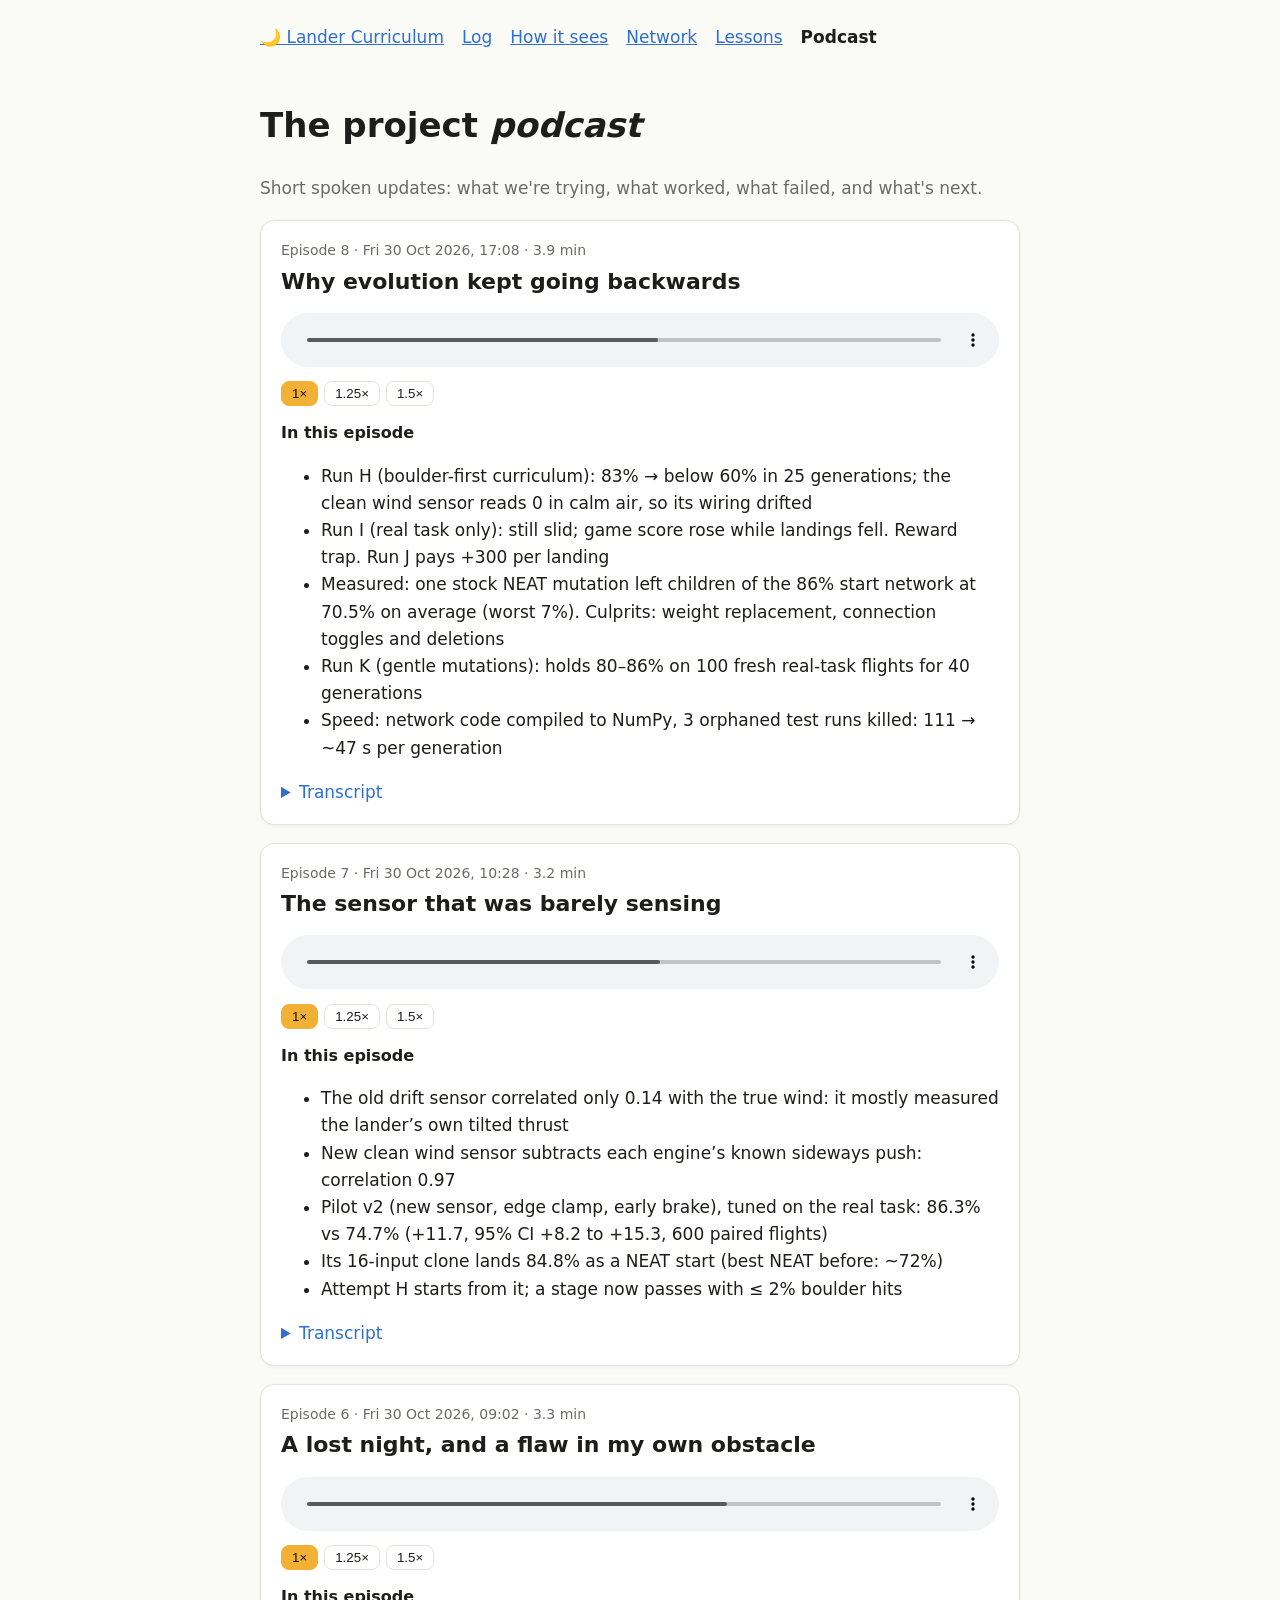
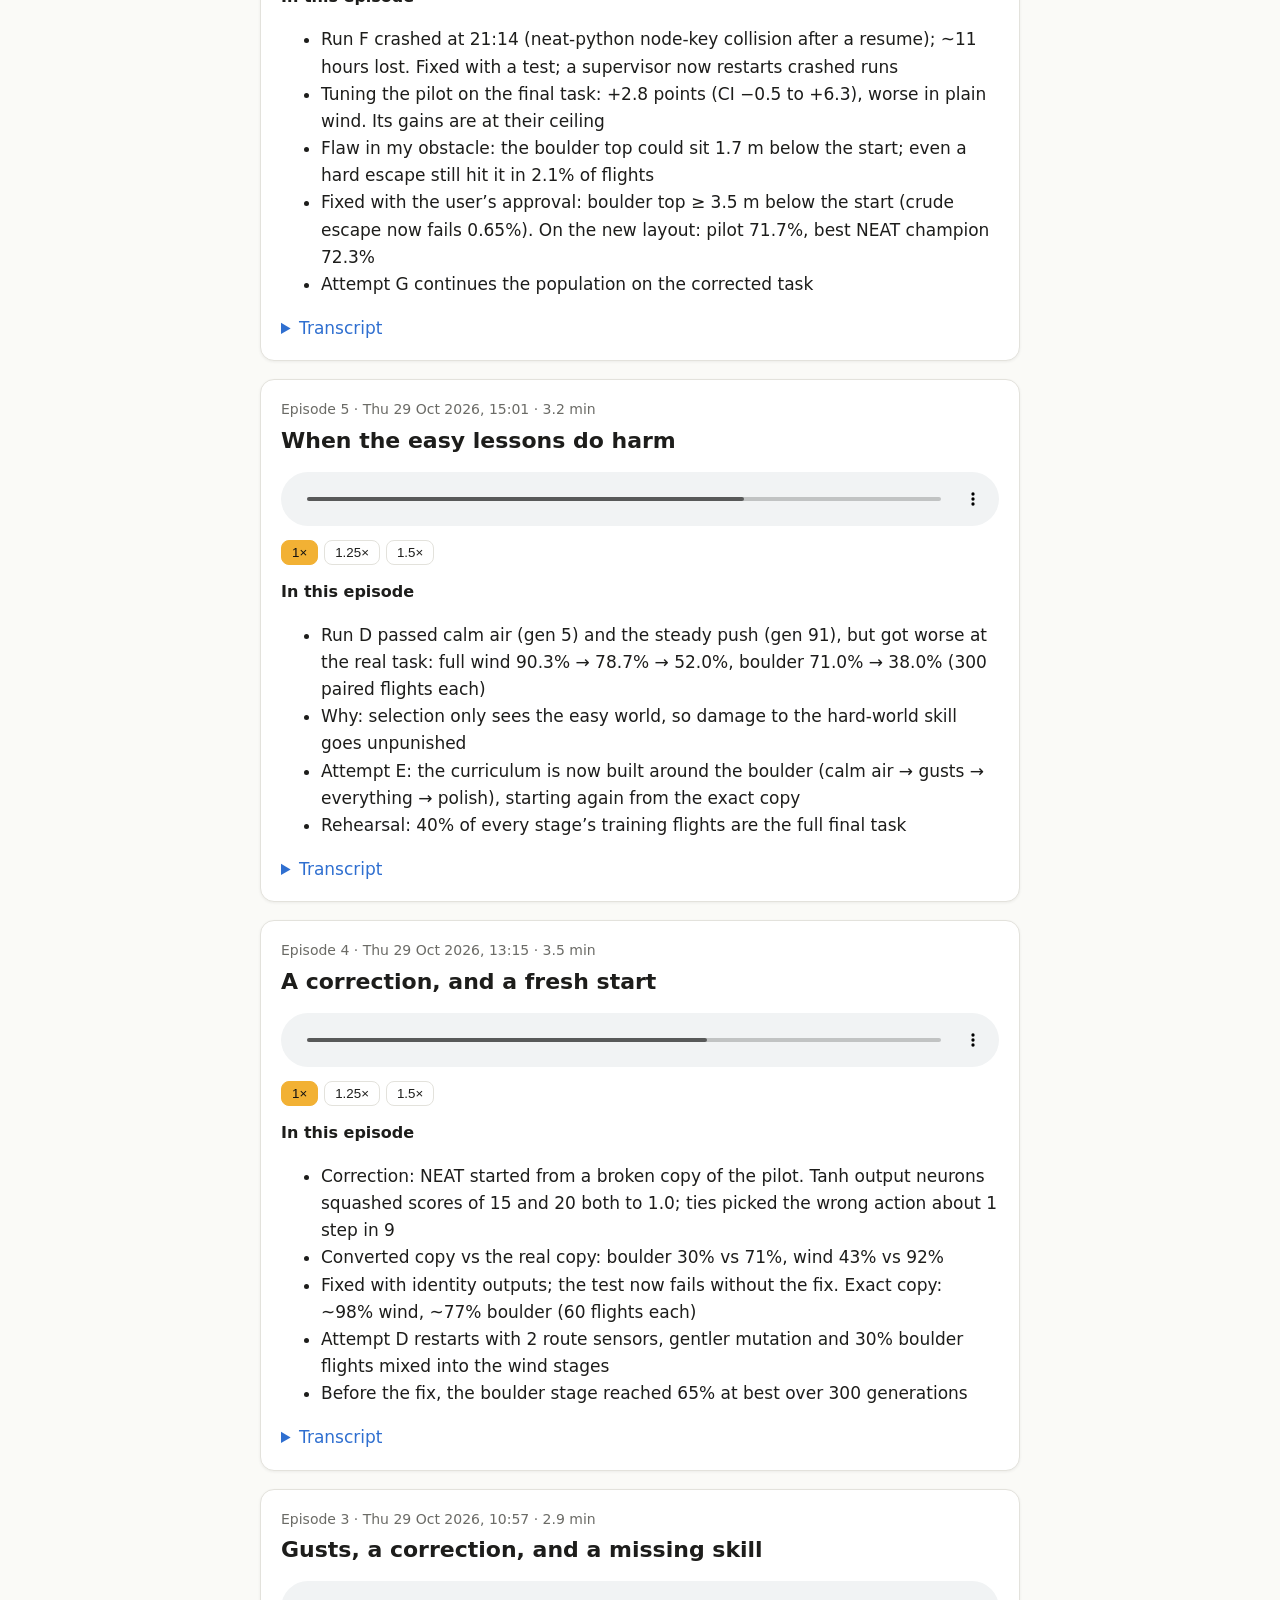
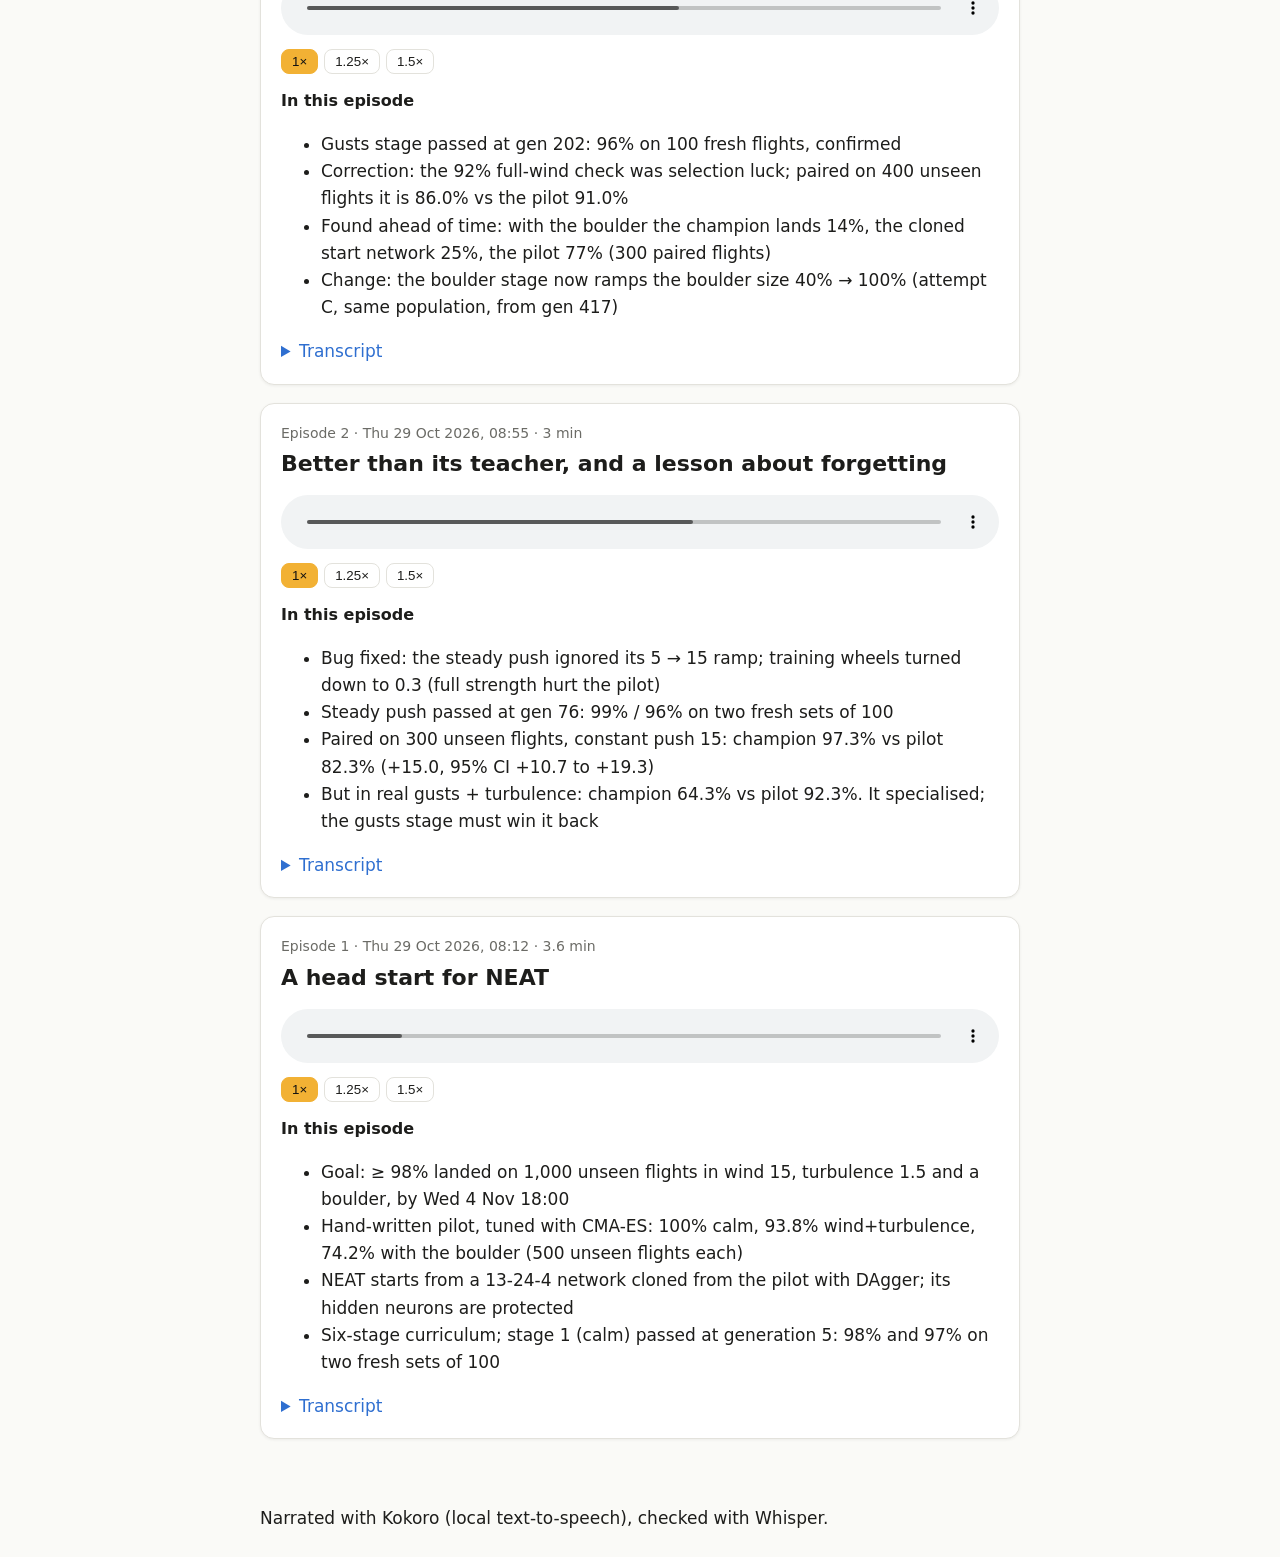
<file: docs/podcast/index.html>
<!doctype html>
<html lang="en">
<head>
<meta charset="utf-8">
<meta name="viewport" content="width=device-width, initial-scale=1">
<title>Project Podcast</title>
<style>
  :root { --bg:#fafaf7; --surface:#fff; --text:#1d1d1b; --muted:#6b6b66; --line:#e3e2dc; --accent:#f2b134; --blue:#2f6fd0; --shadow:0 1px 3px rgba(0,0,0,.06); }
  @media (prefers-color-scheme: dark) { :root { --bg:#15161a; --surface:#1e2026; --text:#e8e6e1; --muted:#9a988f; --line:#2e3038; --blue:#7fb0ff; } }
  body { background:var(--bg); color:var(--text); font:17px/1.6 system-ui, sans-serif; margin:0; }
  .wrap { max-width:760px; margin:0 auto; padding:24px 16px; } .lede { color:var(--muted); }
  a { color:var(--blue); } .btn { border:1px solid var(--line); background:var(--surface); color:var(--text); border-radius:8px; padding:4px 10px; cursor:pointer; }
  .ep { background: var(--surface); border: 1px solid var(--line); border-radius: 14px; padding: 18px 20px; margin: 18px 0; box-shadow: var(--shadow); }
  .ep h2 { margin: 2px 0 2px; font-size: 22px; }
  .ep .meta { color: var(--muted); font-size: 14px; }
  .ep audio { width: 100%; margin: 12px 0 6px; }
  .speeds { display: flex; gap: 6px; flex-wrap: wrap; }
  .speeds button.on { background: var(--accent); color: #111; border-color: var(--accent); }
  details { margin-top: 10px; } summary { cursor: pointer; color: var(--blue); }
  .transcript p { margin: 0 0 12px; }
</style>
</head>
<body data-root="..">
<header class="wrap" style="padding-bottom:0;display:flex;gap:18px;flex-wrap:wrap"><a href="../index.html">🌙 Lander Curriculum</a><a href="../index.html">Log</a><a href="../senses.html">How it sees</a><a href="../network.html">Network</a><a href="../lessons.html">Lessons</a><b>Podcast</b></header>
<main class="wrap narrow">
  <div class="hero" style="padding-bottom:0">
    <h1>The project <em>podcast</em></h1>
    <p class="lede">Short spoken updates: what we're trying, what worked, what failed, and what's next.</p>
  </div>
  <div id="eps"><p class="note">Loading…</p></div>
</main>
<footer class="wrap narrow">Narrated with Kokoro (local text-to-speech), checked with Whisper.</footer>
<script>
fetch("../data/podcast.json", { cache: "no-store" }).then(r => r.json()).then(d => {
  document.getElementById("eps").innerHTML = d.episodes.length ? d.episodes.map(e => `
    <div class="ep"><div class="meta">Episode ${e.n} · ${e.date} · ${e.minutes} min</div><h2>${e.title.replace(/^Episode \d+:\s*/, "")}</h2>
      <audio controls preload="metadata" src="${e.mp3}"></audio>
      <div class="speeds">${[1, 1.25, 1.5].map(s => `<button class="btn${s === 1 ? " on" : ""}" data-s="${s}">${s}×</button>`).join("")}</div>
      ${e.notes.length ? `<h3 style="font-size:16px;margin:14px 0 4px">In this episode</h3><ul>${e.notes.map(n => `<li>${n}</li>`).join("")}</ul>` : ""}
      <details><summary>Transcript</summary><div class="transcript">${e.transcript.map(p => `<p>${p}</p>`).join("")}</div></details>
    </div>`).join("") : "<p>No episodes yet.</p>";
  document.querySelectorAll(".ep").forEach(ep => ep.querySelectorAll(".speeds button").forEach(b => b.onclick = () => {
    ep.querySelector("audio").playbackRate = +b.dataset.s;
    ep.querySelectorAll(".speeds button").forEach(x => x.classList.toggle("on", x === b));
  }));
});
</script>
</body>
</html>
</file>
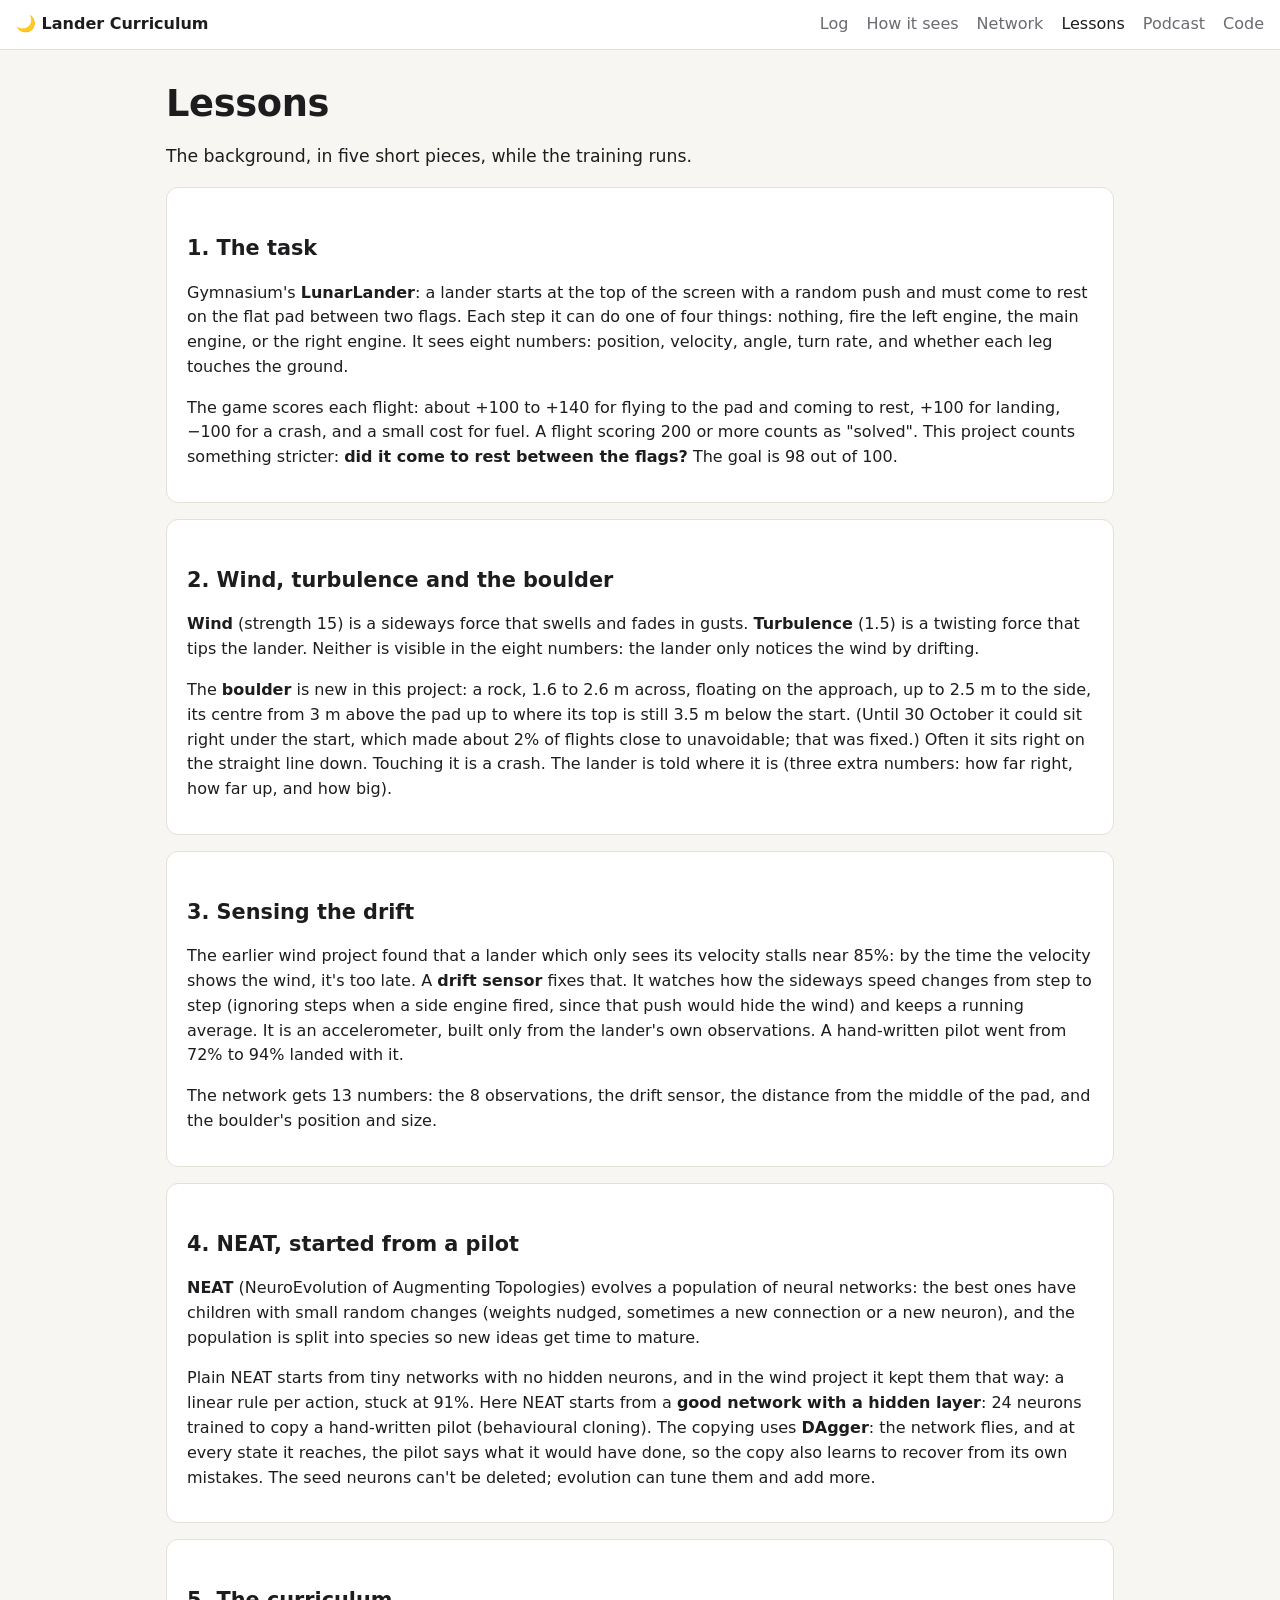
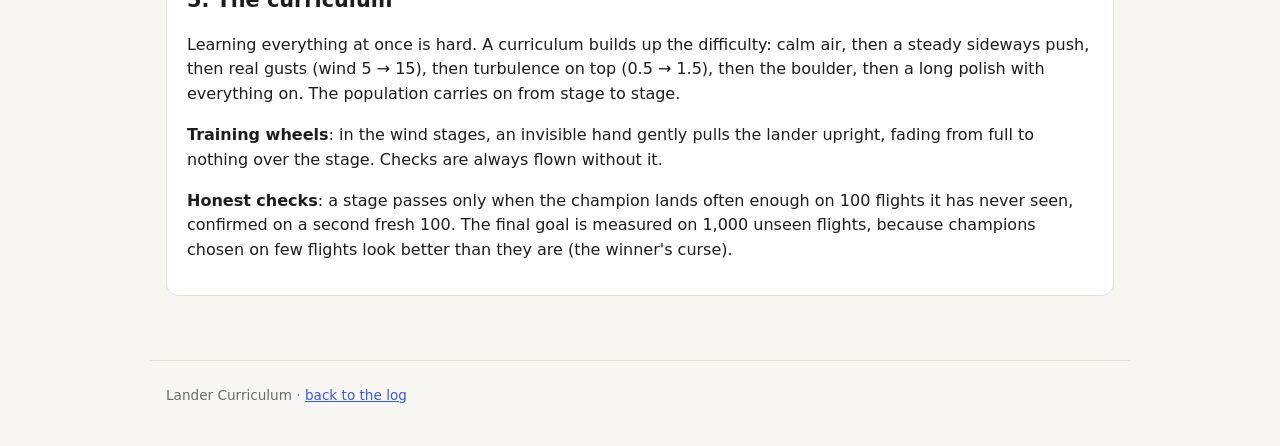
<file: docs/lessons.html>
<!doctype html>
<html lang="en">
<head>
<meta charset="utf-8">
<meta name="viewport" content="width=device-width, initial-scale=1">
<title>Lander Lessons</title>
<meta name="description" content="The background: the task, wind and turbulence, sensing drift, NEAT from a cloned pilot, and the curriculum.">
<link rel="stylesheet" href="style.css">
</head>
<body>
<nav class="top"><a class="brand" href="index.html">🌙 Lander Curriculum</a>
  <a href="index.html">Log</a><a href="senses.html">How it sees</a><a href="network.html">Network</a><a href="lessons.html" class="on">Lessons</a><a href="podcast/index.html">Podcast</a>
  <a href="https://github.com/JCA374/lunarlander-curriculum">Code</a></nav>
<main>
<h1>Lessons</h1>
<p class="lede">The background, in five short pieces, while the training runs.</p>

<div class="lesson">
<h2>1. The task</h2>
<p>Gymnasium's <b>LunarLander</b>: a lander starts at the top of the screen with a random push and must come to rest on the
flat pad between two flags. Each step it can do one of four things: nothing, fire the left engine, the main engine,
or the right engine. It sees eight numbers: position, velocity, angle, turn rate, and whether each leg touches the ground.</p>
<p>The game scores each flight: about +100 to +140 for flying to the pad and coming to rest, +100 for landing, −100 for a crash,
and a small cost for fuel. A flight scoring 200 or more counts as "solved". This project counts something stricter:
<b>did it come to rest between the flags?</b> The goal is 98 out of 100.</p>
</div>

<div class="lesson">
<h2>2. Wind, turbulence and the boulder</h2>
<p><b>Wind</b> (strength 15) is a sideways force that swells and fades in gusts. <b>Turbulence</b> (1.5) is a twisting force that
tips the lander. Neither is visible in the eight numbers: the lander only notices the wind by drifting.</p>
<p>The <b>boulder</b> is new in this project: a rock, 1.6 to 2.6 m across, floating on the approach, up to 2.5 m to the side, its centre from 3 m above the pad up to where its top is still 3.5 m below the start. (Until 30 October it could sit right under the start, which made about 2% of flights close to unavoidable; that was fixed.) Often it sits right on the straight line down. Touching it is a crash. The lander is told where it is
(three extra numbers: how far right, how far up, and how big).</p>
</div>

<div class="lesson">
<h2>3. Sensing the drift</h2>
<p>The earlier wind project found that a lander which only sees its velocity stalls near 85%: by the time the velocity shows
the wind, it's too late. A <b>drift sensor</b> fixes that. It watches how the sideways speed changes from step to step
(ignoring steps when a side engine fired, since that push would hide the wind) and keeps a running average. It is an
accelerometer, built only from the lander's own observations. A hand-written pilot went from 72% to 94% landed with it.</p>
<p>The network gets 13 numbers: the 8 observations, the drift sensor, the distance from the middle of the pad, and the boulder's
position and size.</p>
</div>

<div class="lesson">
<h2>4. NEAT, started from a pilot</h2>
<p><b>NEAT</b> (NeuroEvolution of Augmenting Topologies) evolves a population of neural networks: the best ones have
children with small random changes (weights nudged, sometimes a new connection or a new neuron), and the population is
split into species so new ideas get time to mature.</p>
<p>Plain NEAT starts from tiny networks with no hidden neurons, and in the wind project it kept them that way: a linear rule
per action, stuck at 91%. Here NEAT starts from a <b>good network with a hidden layer</b>: 24 neurons trained to copy a
hand-written pilot (behavioural cloning). The copying uses <b>DAgger</b>: the network flies, and at every state it reaches,
the pilot says what it would have done, so the copy also learns to recover from its own mistakes. The seed neurons can't be
deleted; evolution can tune them and add more.</p>
</div>

<div class="lesson">
<h2>5. The curriculum</h2>
<p>Learning everything at once is hard. A curriculum builds up the difficulty: calm air, then a steady sideways push,
then real gusts (wind 5 → 15), then turbulence on top (0.5 → 1.5), then the boulder, then a long polish with everything on.
The population carries on from stage to stage.</p>
<p><b>Training wheels</b>: in the wind stages, an invisible hand gently pulls the lander upright, fading from full to nothing
over the stage. Checks are always flown without it.</p>
<p><b>Honest checks</b>: a stage passes only when the champion lands often enough on 100 flights it has never seen,
confirmed on a second fresh 100. The final goal is measured on 1,000 unseen flights, because champions chosen on few
flights look better than they are (the winner's curse).</p>
</div>
</main>
<footer>Lander Curriculum · <a href="index.html">back to the log</a></footer>
</body>
</html>
</file>
<file: docs/style.css>
:root {
  --bg: #f7f6f2; --panel: #ffffff; --ink: #1d1d1f; --muted: #6b6b70; --line: #e3e1da;
  --accent: #3b5bdb; --good: #2f9e44; --warn: #e8590c; --bad: #c92a2a; --band: rgba(59, 91, 219, .06);
  --code: #f0eee8;
}
@media (prefers-color-scheme: dark) {
  :root:not([data-theme="light"]) {
    --bg: #111215; --panel: #1a1b20; --ink: #ececf1; --muted: #9a9aa3; --line: #2c2d34;
    --accent: #8ea6ff; --good: #69db7c; --warn: #ffa94d; --bad: #ff8787; --band: rgba(142, 166, 255, .08);
    --code: #23242b;
  }
}
:root[data-theme="dark"] {
  --bg: #111215; --panel: #1a1b20; --ink: #ececf1; --muted: #9a9aa3; --line: #2c2d34;
  --accent: #8ea6ff; --good: #69db7c; --warn: #ffa94d; --bad: #ff8787; --band: rgba(142, 166, 255, .08);
  --code: #23242b;
}
* { box-sizing: border-box; }
body { margin: 0; background: var(--bg); color: var(--ink); font: 16px/1.55 system-ui, -apple-system, "Segoe UI", sans-serif; }
main { max-width: 980px; margin: 0 auto; padding: 0 16px 48px; }
nav.top { display: flex; gap: 18px; align-items: center; padding: 12px 16px; border-bottom: 1px solid var(--line);
  background: var(--panel); position: sticky; top: 0; z-index: 5; flex-wrap: wrap; }
nav.top a { color: var(--muted); text-decoration: none; }
nav.top a.on, nav.top a:hover { color: var(--ink); }
nav.top .brand { color: var(--ink); font-weight: 650; margin-right: auto; }
h1 { font-size: clamp(1.6rem, 4vw, 2.3rem); line-height: 1.2; margin: 32px 0 12px; letter-spacing: -.01em; }
h2 { margin: 40px 0 8px; font-size: 1.3rem; }
.lede { font-size: 1.08rem; max-width: 760px; }
.muted { color: var(--muted); } .small { font-size: .85rem; font-weight: 400; }
a { color: var(--accent); }
.cards { display: grid; grid-template-columns: repeat(auto-fit, minmax(170px, 1fr)); gap: 12px; margin-top: 20px; }
.card { background: var(--panel); border: 1px solid var(--line); border-radius: 12px; padding: 14px 16px; }
.card .k { color: var(--muted); font-size: .8rem; text-transform: uppercase; letter-spacing: .05em; }
.card .v { font-size: 1.6rem; font-weight: 650; font-variant-numeric: tabular-nums; }
.card .s { color: var(--muted); font-size: .85rem; }
.stage { background: var(--panel); border: 1px solid var(--line); border-radius: 12px; padding: 12px 16px; margin: 8px 0;
  display: grid; grid-template-columns: 34px 1fr; gap: 4px 12px; }
.stage .n { width: 30px; height: 30px; border-radius: 50%; display: grid; place-items: center; font-weight: 650;
  background: var(--code); color: var(--muted); }
.stage.passed .n { background: var(--good); color: var(--panel); }
.stage.current { border-color: var(--accent); }
.stage.current .n { background: var(--accent); color: var(--panel); }
.stage.capped .n { background: var(--warn); color: var(--panel); }
.stage h3 { margin: 2px 0; font-size: 1.02rem; }
.stage dl { margin: 0; display: grid; grid-template-columns: max-content 1fr; gap: 2px 10px; font-size: .9rem; }
.stage dt { color: var(--muted); }
.stage dd { margin: 0; }
.chartbox { background: var(--panel); border: 1px solid var(--line); border-radius: 12px; padding: 10px; }
.ev { background: var(--panel); border: 1px solid var(--line); border-radius: 12px; padding: 12px 16px; margin: 10px 0;
  display: flex; gap: 16px; flex-wrap: wrap; }
.ev .body { flex: 1 1 320px; min-width: 0; }
.ev .t { color: var(--muted); font-size: .8rem; font-variant-numeric: tabular-nums; }
.ev h4 { margin: 2px 0 4px; font-size: 1rem; }
.ev p { margin: 4px 0; white-space: pre-wrap; }
.ev img { width: 300px; max-width: 100%; border-radius: 8px; border: 1px solid var(--line); background: #000; }
.tag { display: inline-block; font-size: .72rem; padding: 1px 8px; border-radius: 99px; margin-right: 6px;
  background: var(--code); color: var(--muted); text-transform: uppercase; letter-spacing: .04em; }
.tag.stage_pass, .tag.goal_check { background: var(--good); color: var(--panel); }
.tag.new_best { background: var(--accent); color: var(--panel); }
.tag.journal { background: var(--ink); color: var(--panel); }
.tag.stage_cap { background: var(--warn); color: var(--panel); }
.lesson { background: var(--panel); border: 1px solid var(--line); border-radius: 12px; padding: 4px 20px 16px; margin: 16px 0; }
code { background: var(--code); padding: 1px 5px; border-radius: 4px; font-size: .9em; }
footer { max-width: 980px; margin: 0 auto; padding: 24px 16px 40px; color: var(--muted); font-size: .85rem; border-top: 1px solid var(--line); }
</file>
